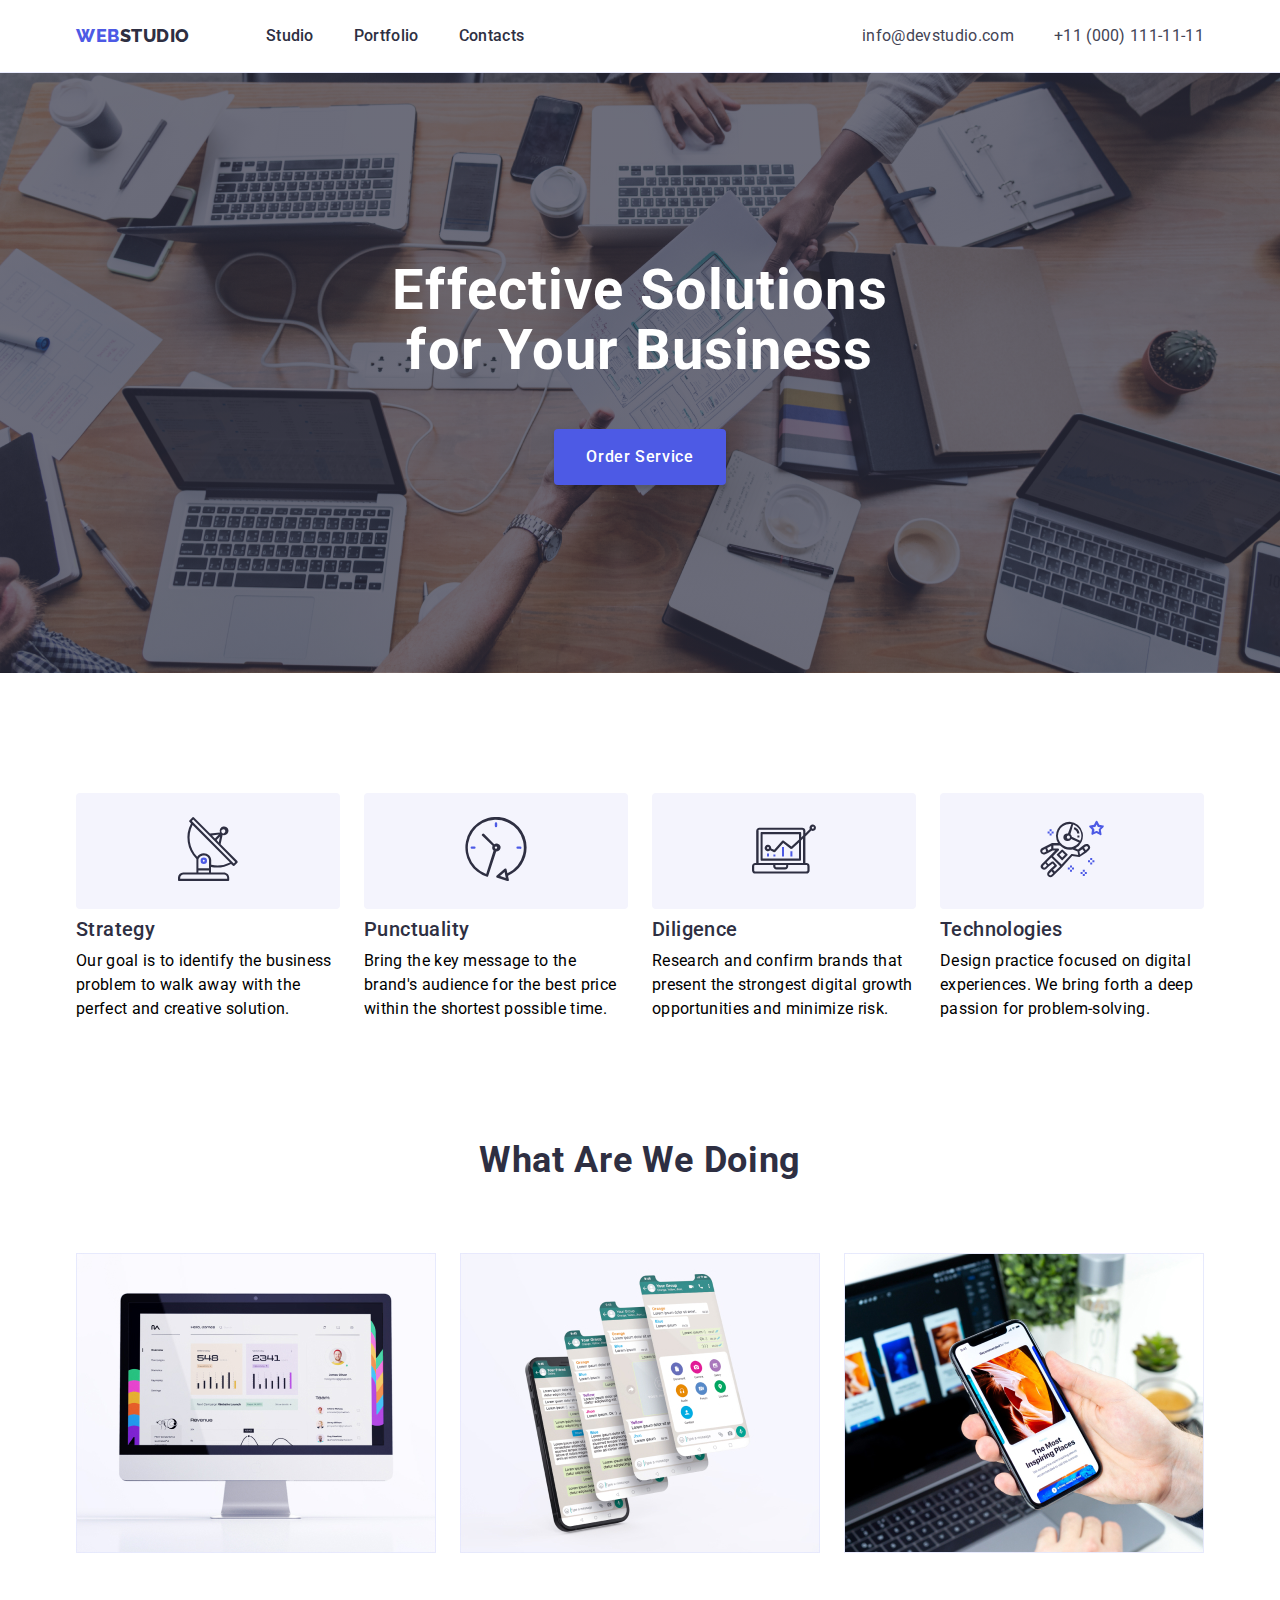
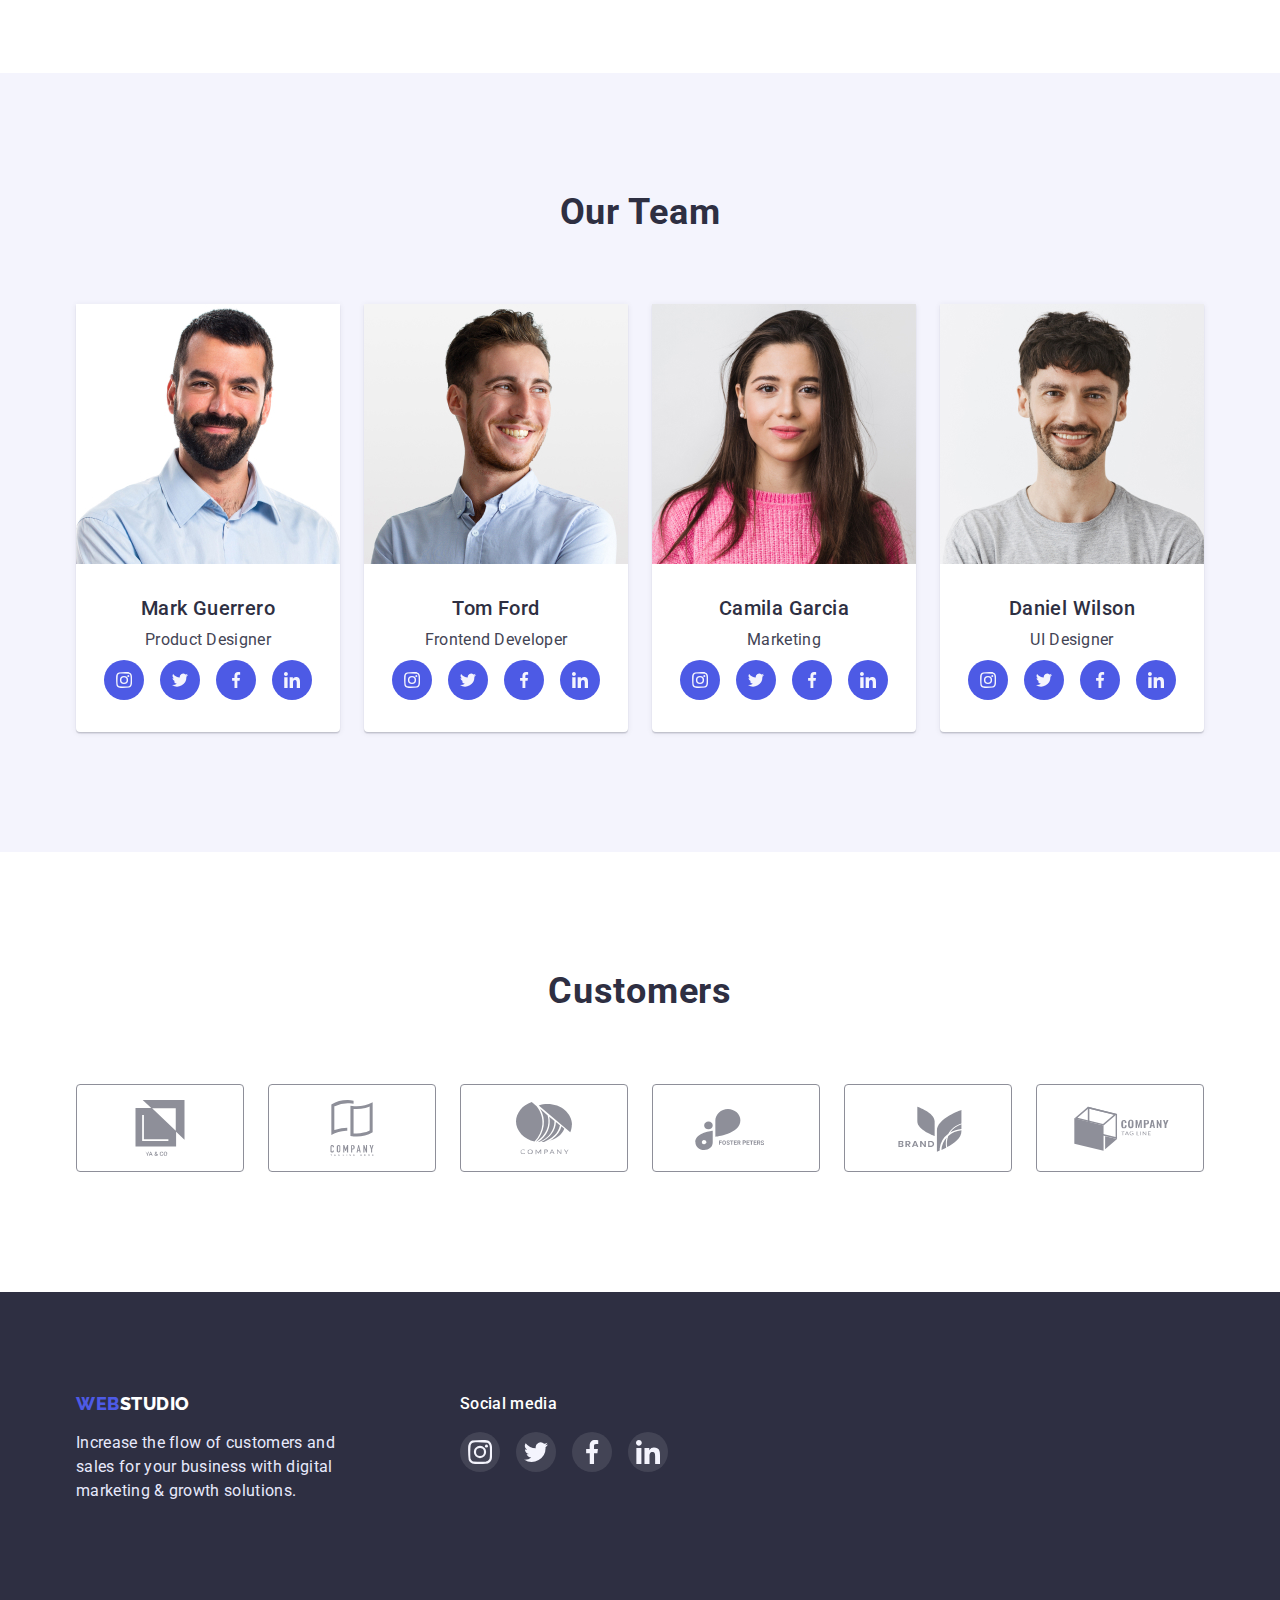
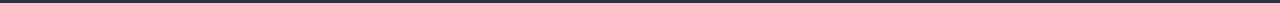
<file: index.html>
<!DOCTYPE html>
<html lang="en">
<head>
    <meta charset="UTF-8">
    <meta http-equiv="X-UA-Compatible" content="IE=edge">
    <meta name="viewport" content="width=device-width, initial-scale=1.0">
    <title>Web Studio | Home Page</title>
    <link rel="stylesheet" href="https://cdn.jsdelivr.net/npm/modern-normalize@1.1.0/modern-normalize.css">
    <link rel="stylesheet" href="./css/styles.css">
    <link rel="preconnect" href="https://fonts.googleapis.com">
    <link rel="preconnect" href="https://fonts.gstatic.com" crossorigin>
    <link href="https://fonts.googleapis.com/css2?family=Raleway:wght@800&family=Roboto:wght@400;500;700;900&display=swap" rel="stylesheet">
</head>
<body>
    
         <header class="header">
            <div class="container page-header-container">
                <nav class="nav-bar">
                    <a class="logo-link" href="./index.html">
                        <span class="web-text">Web</span>Studio  
                    </a>
                    <ul class="list menu">
                        <li class="menu-item">
                            <a class="menu-item-link" href="">Studio</a>
                        </li>
                        <li class="menu-item">
                            <a class="menu-item-link" href="./portfolio.html">Portfolio</a>
                        </li>
                        <li class="menu-item">
                            <a class="menu-item-link" href="">Contacts</a>
                        </li>  
                    </ul>         
                </nav> 
                <address>
                    <ul class="list list-contacts">
                        <li class="list-contacts-item">
                            <a class="contact-link" href="mailto:info@devstudio.com">info@devstudio.com</a>  
                        </li>
                        <li class="list-contacts-item">
                            <a class="contact-link" href="tel:+110001111111">+11 (000) 111-11-11</a> 
                        </li>
                    </ul>
                </address>
            </div>
        </header>
    
        <main>
            <section class="hero-section">
                <h1 class="hero-title">Effective Solutions for Your Business</h1>
                <button class="order-btn" type="button">Order Service</button>
            </section>
    
            <section class="section advantages-section">
                <div class="container">
                    <ul class="list advantages">
                        <li class="advantages-item">
                            <div class="advantage-icon">
                                <svg class="icon" width="64" height="64">
                                    <use href="./images/icons.svg#icon-antenna"></use>
                                </svg>
                            </div>
                            <h3 class="advantage-title">Strategy</h3>
                            <p class="advantage-description">Our goal is to identify the business problem to walk away with the perfect and creative solution. </p>
                        </li>
                        <li class="advantages-item">
                            <div class="advantage-icon">
                                <svg class="icon" width="64" height="64">
                                    <use href="./images/icons.svg#icon-clock"></use>
                                </svg>
                            </div>
                            <h3 class="advantage-title">Punctuality</h3>
                            <p class="advantage-description">Bring the key message to the brand's audience for the best price within the shortest possible time.</p>
                        </li>
                        <li class="advantages-item">
                            <div class="advantage-icon">
                                <svg class="icon" width="64" height="64">
                                    <use href="./images/icons.svg#icon-diagram"></use>
                                </svg>
                            </div>
                            <h3 class="advantage-title">Diligence</h3>
                            <p class="advantage-description">Research and confirm brands that present the strongest digital growth opportunities and minimize risk.</p>
                        </li>
                        <li class="advantages-item">
                            <div class="advantage-icon">
                                <svg class="icon" width="64" height="64">
                                    <use href="./images/icons.svg#icon-astronaut"></use>
                                </svg>
                            </div>
                            <h3 class="advantage-title">Technologies</h3>
                            <p class="advantage-description">Design practice focused on digital experiences. We bring forth a deep passion for problem-solving.</p>
                        </li>
                    </ul>
                </div>
                
            </section>
    
            <section class="section">
                <div class="container">
                    <h2 class="section-title">What are we doing</h2>
                    <ul class="list doing-list">
                        <li class="doing-item">
                            <img src="./images/img1.jpg" alt="Screen on the table" width="360">  
                        </li>
                        <li>
                            <img src="./images/img2.jpg" alt="Many screens" width="360">
                        </li>
                        <li>
                            <img src="./images/img3.jpg" alt="Many screens" width="360">  
                        </li>
                    </ul>
                </div>
            </section>
    
            <section class="section team-section">
                <div class="container">
                    <h2 class="section-title">Our Team</h2>
                    <ul class="list employeers">
                        <li class="character-box">
                            <img src="./images/img4.jpg" alt="Profile picture" width="264" height="260">
                            <div class="character-info">
                                <h3 class="member-name">Mark Guerrero</h3>
                                <p class="member-status">Product Designer</p> 
                                <ul class="list social-list">
                                    <li>
                                        <a class="social-link" href="">
                                            <svg class="social-link-icon">
                                                <use href="./images/icons.svg#icon-instagram"></use>
                                            </svg>
                                        </a>
                                    </li>
                                    <li>
                                        <a class="social-link" href="">
                                            <svg class="social-link-icon">
                                                <use href="./images/icons.svg#icon-twitter"></use>
                                            </svg>
                                        </a>
                                    </li>
                                    <li>
                                        <a class="social-link" href="">
                                            <svg class="social-link-icon">
                                                <use href="./images/icons.svg#icon-facebook"></use>
                                            </svg>
                                        </a>
                                    </li>
                                    <li>
                                        <a class="social-link" href="">
                                            <svg class="social-link-icon">
                                                <use href="./images/icons.svg#icon-linkedin"></use>
                                            </svg>
                                        </a>
                                    </li>
                                </ul>  
                            </div>
                        </li>
        
                        <li class="character-box">
                            <img src="./images/img5.jpg" alt="Profile picture" width="264" height="260">
                            <div class="character-info">
                                <h3 class="member-name">Tom Ford</h3>
                                <p class="member-status">Frontend Developer</p>
                                <ul class="list social-list">
                                    <li>
                                        <a class="social-link" href="">
                                            <svg class="social-link-icon">
                                                <use href="./images/icons.svg#icon-instagram"></use>
                                            </svg>
                                        </a>
                                    </li>
                                    <li>
                                        <a class="social-link" href="">
                                            <svg class="social-link-icon">
                                                <use href="./images/icons.svg#icon-twitter"></use>
                                            </svg>
                                        </a>
                                    </li>
                                    <li>
                                        <a class="social-link" href="">
                                            <svg class="social-link-icon">
                                                <use href="./images/icons.svg#icon-facebook"></use>
                                            </svg>
                                        </a>
                                    </li>
                                    <li>
                                        <a class="social-link" href="">
                                            <svg class="social-link-icon">
                                                <use href="./images/icons.svg#icon-linkedin"></use>
                                            </svg>
                                        </a>
                                    </li>
                                </ul>   
                            </div>    
                        </li>
        
                        <li class="character-box">
                            <img src="./images/img6.jpg" alt="Profile picture" width="264" height="260">
                            <div class="character-info">
                                <h3 class="member-name">Camila Garcia</h3> 
                                <p class="member-status">Marketing</p>
                                <ul class="list social-list">
                                    <li>
                                        <a class="social-link" href="">
                                            <svg class="social-link-icon">
                                                <use href="./images/icons.svg#icon-instagram"></use>
                                            </svg>
                                        </a>
                                    </li>
                                    <li>
                                        <a class="social-link" href="">
                                            <svg class="social-link-icon">
                                                <use href="./images/icons.svg#icon-twitter"></use>
                                            </svg>
                                        </a>
                                    </li>
                                    <li>
                                        <a class="social-link" href="">
                                            <svg class="social-link-icon">
                                                <use href="./images/icons.svg#icon-facebook"></use>
                                            </svg>
                                        </a>
                                    </li>
                                    <li>
                                        <a class="social-link" href="">
                                            <svg class="social-link-icon">
                                                <use href="./images/icons.svg#icon-linkedin"></use>
                                            </svg>
                                        </a>
                                    </li>
                                </ul>    
                            </div>
                        </li>
        
                        <li class="character-box">
                            <img src="./images/img7.jpg" alt="Profile picture" width="264" height="260">
                            <div class="character-info">
                                <h3 class="member-name">Daniel Wilson</h3> 
                                <p class="member-status">UI Designer</p>
                                <ul class="list social-list">
                                    <li>
                                        <a class="social-link" href="">
                                            <svg class="social-link-icon">
                                                <use href="./images/icons.svg#icon-instagram"></use>
                                            </svg>
                                        </a>
                                    </li>
                                    <li>
                                        <a class="social-link" href="">
                                            <svg class="social-link-icon">
                                                <use href="./images/icons.svg#icon-twitter"></use>
                                            </svg>
                                        </a>
                                    </li>
                                    <li>
                                        <a class="social-link" href="">
                                            <svg class="social-link-icon">
                                                <use href="./images/icons.svg#icon-facebook"></use>
                                            </svg>
                                        </a>
                                    </li>
                                    <li>
                                        <a class="social-link" href="">
                                            <svg class="social-link-icon">
                                                <use href="./images/icons.svg#icon-linkedin"></use>
                                            </svg>
                                        </a>
                                    </li>
                                </ul>    
                            </div>
                        </li>
                    </ul>
                </div>
            </section>  
            
            <section class="section">
                <div class="container">
                    <h2 class="section-title">Customers</h2>
                    <ul class="list customers-list">
                        <li>
                            <a class="customer-icon-link" href="">
                                <svg class="customer-icon">
                                    <use href="./images/icons.svg#icon-customers-1"></use>
                                </svg>    
                            </a>
                        </li>
                        <li>
                            <a class="customer-icon-link" href="">
                                <svg class="customer-icon">
                                    <use href="./images/icons.svg#icon-customers-2"></use>
                                </svg>    
                            </a>
                        </li>
                        <li>
                            <a class="customer-icon-link" href="">
                                <svg class="customer-icon">
                                    <use href="./images/icons.svg#icon-customers-3"></use>
                                </svg>    
                            </a>
                        </li>
                        <li>
                            <a class="customer-icon-link" href="">
                                <svg class="customer-icon">
                                    <use href="./images/icons.svg#icon-customers-4"></use>
                                </svg>    
                            </a>
                        </li>
                        <li>
                            <a class="customer-icon-link" href="">
                                <svg class="customer-icon">
                                    <use href="./images/icons.svg#icon-customers-5"></use>
                                </svg>    
                            </a>
                        </li>
                        <li>
                            <a class="customer-icon-link" href="">
                                <svg class="customer-icon">
                                    <use href="./images/icons.svg#icon-customers-6"></use>
                                </svg>    
                            </a>
                        </li>
                    </ul>
                </div>
            </section>
        </main>
    
        <footer class="footer">
            <section class="container footer-section">
                <div>
                    <a class="logo-link-footer" href="./index.html">
                        <span class="web-text">Web</span>Studio  
                    </a>
                    <p class="footer-description">Increase the flow of customers and sales for your business with digital marketing &#38; growth solutions.</p>    
                </div>
                <div>
                    <p class="footer-social-text">Social media</p>
                    <ul class="list social-list">
                        <li>
                            <a class="footer-social-link" href="">
                                <svg class="footer-social-link-icon">
                                    <use href="./images/icons.svg#icon-instagram"></use>
                                </svg>
                            </a>
                        </li>
                        <li>
                            <a class="footer-social-link" href="">
                                <svg class="footer-social-link-icon">
                                    <use href="./images/icons.svg#icon-twitter"></use>
                                </svg>
                            </a>
                        </li>
                        <li>
                            <a class="footer-social-link" href="">
                                <svg class="footer-social-link-icon">
                                    <use href="./images/icons.svg#icon-facebook"></use>
                                </svg>
                            </a>
                        </li>
                        <li>
                            <a class="footer-social-link" href="">
                                <svg class="footer-social-link-icon">
                                    <use href="./images/icons.svg#icon-linkedin"></use>
                                </svg>
                            </a>
                        </li>
                    </ul> 
                </div>
            </section>
        </footer>

</body>
</html>
</file>
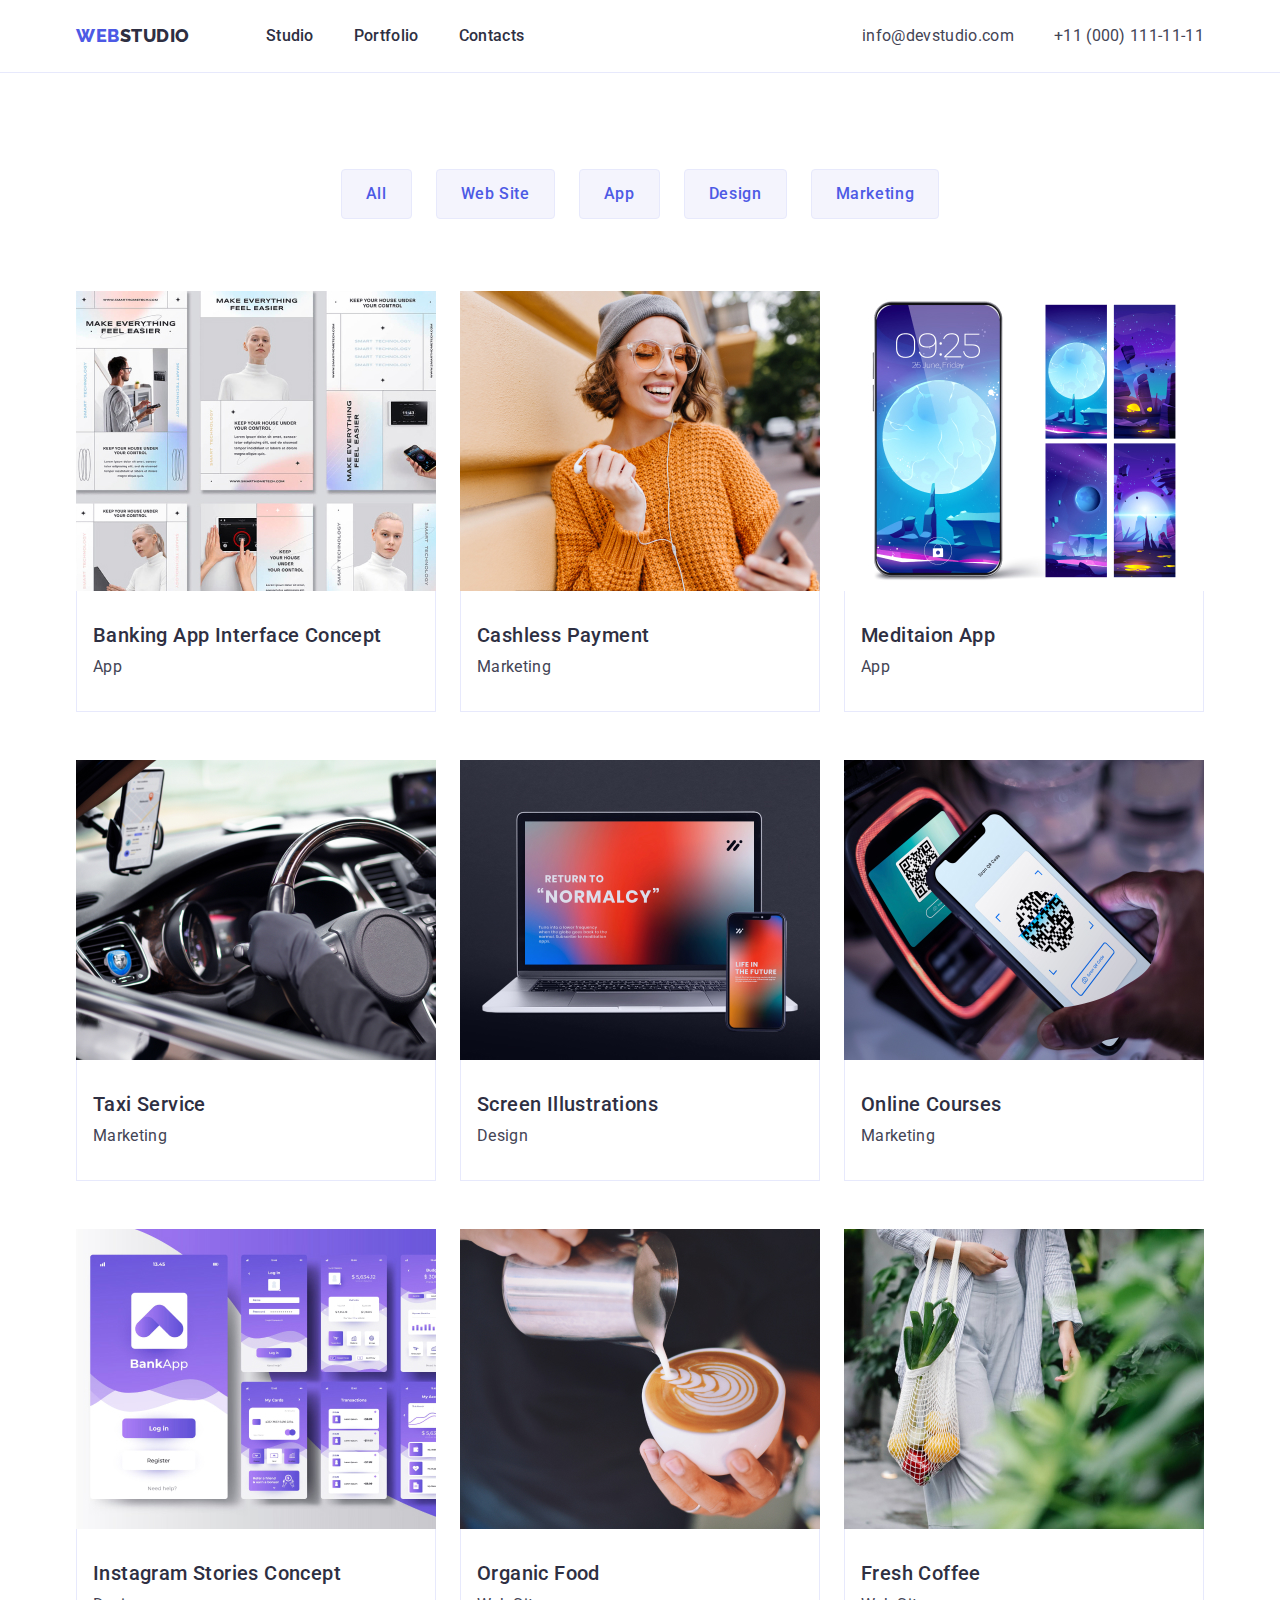
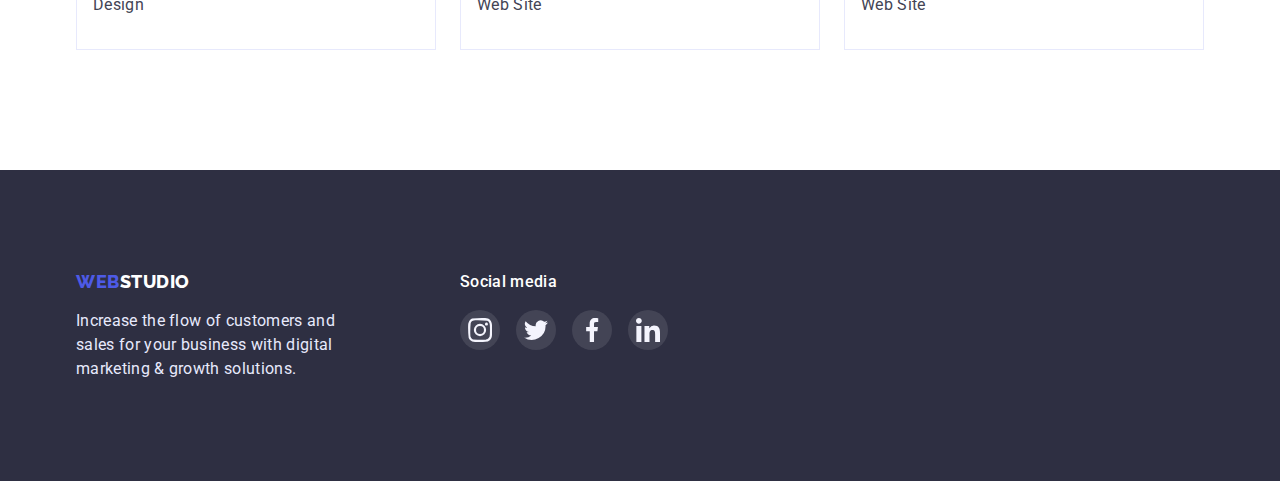
<file: portfolio.html>
<!DOCTYPE html>
<html lang="en">
<head>
    <meta charset="UTF-8">
    <meta http-equiv="X-UA-Compatible" content="IE=edge">
    <meta name="viewport" content="width=device-width, initial-scale=1.0">
    <title>Portfolio | Web Studio</title>
    <link rel="stylesheet" href="https://cdn.jsdelivr.net/npm/modern-normalize@1.1.0/modern-normalize.css">
    <link rel="stylesheet" href="./css/styles.css">
    <link rel="preconnect" href="https://fonts.googleapis.com">
    <link rel="preconnect" href="https://fonts.gstatic.com" crossorigin>
    <link href="https://fonts.googleapis.com/css2?family=Raleway:wght@800&family=Roboto:wght@400;500;700;900&display=swap" rel="stylesheet">
</head>
<body>

        <header class="header">
            <div class="container page-header-container">
                <nav class="nav-bar">
                    <a class="logo-link" href="./index.html">
                        <span class="web-text">Web</span>Studio  
                    </a>
                    <ul class="list menu">
                        <li class="menu-item">
                            <a class="menu-item-link" href="">Studio</a>
                        </li>
                        <li class="menu-item">
                            <a class="menu-item-link" href="./portfolio.html">Portfolio</a>
                        </li>
                        <li class="menu-item">
                            <a class="menu-item-link" href="">Contacts</a>
                        </li>  
                    </ul>         
                </nav> 
                <address>
                    <ul class="list list-contacts">
                        <li class="list-contacts-item">
                            <a class="contact-link" href="mailto:info@devstudio.com">info@devstudio.com</a>  
                        </li>
                        <li class="list-contacts-item">
                            <a class="contact-link" href="tel:+110001111111">+11 (000) 111-11-11</a> 
                        </li>
                    </ul>
                </address>
            </div>
        </header>
    
        <main>
            <section class="portfolio-section">
                <div class="container">    
                    <ul class="buttons list">
                        <li>
                            <button class="button" type="button">All</button>
                        </li>
                        <li>
                            <button class="button" type="button">Web Site</button>
                        </li>
                        <li>
                            <button class="button" type="button">App</button>
                        </li>
                        <li>
                            <button class="button" type="button">Design</button>
                        </li>
                        <li>
                            <button class="button" type="button">Marketing</button>
                        </li>
                    </ul>
        
                    <ul class="list portfolio-items">
                        <li class="item-block">
                            <img src="./images/portfolio1.jpg" alt="Some Description" width="360">
                            <div class="image-info">
                                <h3 class="work-name">Banking App Interface Concept</h3>
                                <p class="work-status">App</p>
                            </div>
                            
                        </li>
                        <li class="item-block">
                            <img src="./images/portfolio2.jpg" alt="Some Description" width="360">
                            <div class="image-info">
                                <h3 class="work-name">Cashless Payment</h3>
                                <p class="work-status">Marketing</p>
                            </div>
                            
                        </li>
                        <li class="item-block">
                            <img src="./images/portfolio3.jpg" alt="Some Description" width="360">
                            <div class="image-info">
                                <h3 class="work-name">Meditaion App</h3>
                                <p class="work-status">App</p>
                            </div> 
                        </li>
                        <li class="item-block">
                            <img src="./images/portfolio4.jpg" alt="Some Description" width="360">
                            <div class="image-info">
                                <h3 class="work-name">Taxi Service</h3>
                                <p class="work-status">Marketing</p>
                            </div>                        
                        </li>
                        <li class="item-block">
                            <img src="./images/portfolio5.jpg" alt="Some Description" width="360">
                            <div class="image-info">
                                <h3 class="work-name">Screen Illustrations</h3>
                                <p class="work-status">Design</p>
                            </div>
                        </li>
                        <li class="item-block">
                            <img src="./images/portfolio6.jpg" alt="Some Description" width="360">
                            <div class="image-info">
                                <h3 class="work-name">Online Courses</h3>
                                <p class="work-status">Marketing</p>
                            </div>                        
                        </li>
                        <li class="item-block">
                            <img src="./images/portfolio7.jpg" alt="Some Description" width="360">
                            <div class="image-info">
                                <h3 class="work-name">Instagram Stories Concept</h3>
                                <p class="work-status">Design</p>
                            </div>                        
                        </li>
                        <li class="item-block">
                            <img src="./images/portfolio8.jpg" alt="Some Description" width="360">
                            <div class="image-info">
                               <h3 class="work-name">Organic Food</h3>
                                <p class="work-status">Web Site</p> 
                            </div>                        
                        </li>
                        <li class="item-block">
                            <img src="./images/portfolio9.jpg" alt="Some Description" width="360">
                            <div class="image-info">
                                <h3 class="work-name">Fresh Coffee</h3>
                                <p class="work-status">Web Site</p>
                            </div>                        
                        </li>
                    </ul>
                </div>   
            </section>
        </main>
        
        <footer class="footer">
            <section class="container footer-section">
                <div>
                    <a class="logo-link-footer" href="./index.html">
                        <span class="web-text">Web</span>Studio  
                    </a>
                    <p class="footer-description">Increase the flow of customers and sales for your business with digital marketing &#38; growth solutions.</p>    
                </div>
                <div>
                    <p class="footer-social-text">Social media</p>
                    <ul class="list social-list">
                        <li>
                            <a class="footer-social-link" href="">
                                <svg class="footer-social-link-icon">
                                    <use href="./images/icons.svg#icon-instagram"></use>
                                </svg>
                            </a>
                        </li>
                        <li>
                            <a class="footer-social-link" href="">
                                <svg class="footer-social-link-icon">
                                    <use href="./images/icons.svg#icon-twitter"></use>
                                </svg>
                            </a>
                        </li>
                        <li>
                            <a class="footer-social-link" href="">
                                <svg class="footer-social-link-icon">
                                    <use href="./images/icons.svg#icon-facebook"></use>
                                </svg>
                            </a>
                        </li>
                        <li>
                            <a class="footer-social-link" href="">
                                <svg class="footer-social-link-icon">
                                    <use href="./images/icons.svg#icon-linkedin"></use>
                                </svg>
                            </a>
                        </li>
                    </ul> 
                </div>
            </section>
        </footer>
        
</body>
</html>
</file>
<file: css/styles.css>
/* ========================== GENERAL SETTINGS ========================== */

:root {
    --iris: #4D5AE5;
    --ocean: #404BBF;
    --navy-blue: #2E2F42;
    --green: #31D0AA;
    --slate: #434455;
    --light-slate: #8E8F99;
    --cornflower: #E7E9FC;
    --cloud: #F4F4FD;
    --navy-blue-modal: #2E2F42;
    --grey: #2E2F42;
    
    --primary-font: 'Roboto', sans-serif;
    --secondary-font: 'Raleway', sans-serif;
}

h1, 
h2, 
h3, 
h4 {
    margin-top: 0;
    margin-bottom: 0;
}

ol,
ul,
p {
    margin-top: 0;
    margin-bottom: 0;
    padding-left: 0;
}

a {
    text-decoration: none;
}

img {
    display: block;
}

button {
    cursor: pointer;
}

.list {
    list-style: none;
}

body {
    font-family: var(--primary-font);
}

.container {
    width: 1158px;
    margin-right: auto;
    margin-left: auto;
    padding-right: 15px;
    padding-left: 15px;
}

.section {
    padding-top: 120px;
    padding-bottom: 120px;
}

.section-title {
    font-weight: 700;
    font-size: 36px;
    line-height: 1.1;
    text-align: center;
    letter-spacing: 0.02em;
    text-transform: capitalize;
    color: var(--navy-blue);
    margin-bottom: 72px;
}

/* ========================== HEADER ========================== */

.header {
    padding-top: 24px;
    padding-bottom: 24px;
    border-bottom: 1px solid var(--cornflower);
}

.page-header-container {
    display: flex;
    align-items: center;
    justify-content: space-between;
}

.nav-bar {
    display: flex;
    align-items: center;
}

.menu {
    display: flex;
    align-items: center;
}

.list-contacts {
    display: flex;
    align-items: center;
}

.logo-link {
    margin-right: 76px;
    font-family: var(--secondary-font);
    font-weight: 800;
    font-size: 18px;
    line-height: 1.3;
    display: flex;
    align-items: center;
    letter-spacing: 0.03em;
    text-transform: uppercase;
    color: var(--navy-blue);
}

.web-text {
    color: var(--iris);
}

.menu-item:not(:last-child) {
    margin-right: 40px;
}

.menu-item-link {
    font-weight: 500;
    font-size: 16px;
    line-height: 1.5;
    letter-spacing: 0.02em;
    color: var(--navy-blue);
}

.menu-item-link:hover,
.menu-item-link:focus {
    color: var(--ocean);
}

.list-contacts-item:first-child {
    margin-right: 40px;
}

.contact-link {
    font-style: normal;
    font-weight: 400;
    font-size: 16px;
    line-height: 1.5;
    letter-spacing: 0.02em;
    color: var(--slate);
}

.contact-link:hover,
.contact-link:focus {
    color: var(--ocean);
}


/* ========================== HERO SECTION ========================== */

.hero-section {
    padding-top: 188px;
    padding-bottom: 188px;
    display: flex;
    flex-direction: column;
    align-items: center;
    background-color: var(--navy-blue);
    background-image: linear-gradient(rgba(46, 47, 66, 0.7), rgba(46, 47, 66, 0.7)), url('../images/hero-bg.jpg');
    background-position: center;
    background-size: cover;
}
.hero-title {
    width: 500px;
    font-weight: 700;
    font-size: 56px;
    line-height: 1.07;
    text-align: center;
    letter-spacing: 0.02em;
    color: #fff;
    margin-bottom: 48px;
}

.order-btn {
    font-family: var(--primary-font);
    font-style: normal;
    font-weight: 500;
    font-size: 16px;
    line-height: 1.5;
    display: flex;
    align-items: center;
    letter-spacing: 0.04em;
    color: #fff;
    padding: 16px 32px;
    background: var(--iris);
    box-shadow: 0px 4px 4px rgba(0, 0, 0, 0.15);
    border: none;
    border-radius: 4px;
}

.order-btn:hover,
.order-btn:focus {
    background-color: var(--ocean);
}


/* ========================== ADVANTAGES SECTION ========================== */

.advantage-icon {
    background-color: var(--cloud);
    border-radius: 4px;
    padding: 24px 100px;
    margin-bottom: 8px;
}

.icon {
    fill: var(--navy-blue);
}

.advantages {
    display: flex;
    justify-content: space-between;
}

.advantages-section {
    padding-bottom: 0px;
}

.advantages-item {
    width: 264px;
}

.advantage-title {
    margin-bottom: 8px;
    font-weight: 500;
    font-size: 20px;
    line-height: 1.2;
    letter-spacing: 0.02em;
    color: var(--navy-blue);
}

.advantage-description {
    font-weight: 400;
    font-size: 16px;
    line-height: 1.5;
    letter-spacing: 0.02em;
}


/* ========================== WHAT ARE WE DOING SECTION ========================== */

.doing-list {
    display: flex;
    gap: 24px;
}

.doing-item {
    width: calc((100% - 48px) / 3);
}


/* ========================== OUR TEAM SECTION ========================== */

.team-section {
    background-color: var(--cloud);
}

.employeers {
    display: flex;
    gap: 24px;
}

.character-box {
    background: #fff;
    box-shadow: 0px 1px 6px rgba(46, 47, 66, 0.08), 
                0px 1px 1px rgba(46, 47, 66, 0.16), 
                0px 2px 1px rgba(46, 47, 66, 0.08);
    border-radius: 0px 0px 4px 4px;
}

.character-info {
    padding: 32px 16px;
}

.member-name {
    font-weight: 500;
    font-size: 20px;
    line-height: 1.2;
    text-align: center;
    letter-spacing: 0.02em;
    color: var(--navy-blue);
    margin-bottom: 8px;
}

.member-status {
    font-weight: 400;
    font-size: 16px;
    line-height: 1.5;
    text-align: center;
    letter-spacing: 0.02em;
    color: var(--slate);
    margin-bottom: 8px;
}

.social-link {
    display: flex;
    justify-content: center;
    align-items: center;
    background-color: var(--iris);
    width: 40px;
    height: 40px;
    border-radius: 50%;
}

.social-link:hover,
.social-link:focus {
    background-color: var(--ocean);
}

.social-link-icon {
    fill: var(--cloud);
    width: 16px;
    height: 16px;
}

.social-list {
    display: flex;
    justify-content: center;
    align-items: center;
    gap: 16px;
}



/* ========================== CUSTOMERS SECTION ========================== */

.customers-list {
    display: flex;
    gap: 24px;
}

.customer-icon-link {
    display: flex;
    justify-content: center;
    align-items: center;
    border: 1px solid var(--light-slate);
    border-radius: 4px;
    width: 168px;
    height: 88px;
}

.customer-icon-link:hover,
.customer-icon-link:focus {
    border-color: var(--ocean);
}

.customer-icon-link:hover .customer-icon,
.customer-icon-link:focus .customer-icon {
    fill: var(--ocean);
}

.customer-icon {
    width: 104px;
    height: 56px;
    fill: var(--light-slate);
}



/* ========================== FOOTER ========================== */

.footer-section {
    display: flex;
    gap: 120px;
    align-items: flex-start;
}

.footer {
    background-color: var(--navy-blue);
    padding-top: 100px;
    padding-bottom: 100px;
}

.logo-link-footer {
    margin-right: 76px;
    font-family: var(--secondary-font);
    font-weight: 800;
    font-size: 18px;
    line-height: 1.3;
    display: flex;
    align-items: center;
    letter-spacing: 0.03em;
    text-transform: uppercase;
    color: #fff;
    margin-bottom: 16px;
}

.footer-description {
    font-weight: 400;
    font-size: 16px;
    line-height: 1.5;
    letter-spacing: 0.02em;
    color: var(--cornflower);
    width: 264px;
}

.footer-social-text {
    font-weight: 500;
    font-size: 16px;
    line-height: 1.5;
    letter-spacing: 0.02em;
    color: #FFFFFF;
    margin-bottom: 16px;    
}

.footer-social-link {
    background-color: rgba(255, 255, 255, 0.1);
    width: 40px;
    height: 40px;
    display: flex;
    justify-content: center;
    align-items: center;
    border-radius: 50%;
}

.footer-social-link-icon {
    width: 24px;
    height: 24px;
    fill: var(--cloud);
}

.footer-social-link:hover,
.footer-social-link:focus {
    background-color: var(--green);
}


/* ========================== PORTFOLIO PAGE ========================== */

.portfolio-section {
    padding-top: 96px;
    padding-bottom: 120px;
}

.buttons {
    display: flex;
    gap: 24px;
    justify-content: center;
    align-items: center;
    margin-bottom: 72px;
}

.button {
    font-family: var(--primary-font);
    font-style: normal;
    font-weight: 500;
    font-size: 16px;
    line-height: 1.5;
    display: flex;
    align-items: center;
    text-align: center;
    letter-spacing: 0.04em;
    color: var(--iris);
    border: 1px solid var(--cornflower);
    border-radius: 4px;
    background-color: var(--cloud);
    padding: 12px 24px;
}

.button:hover,
.button:focus {
    color: #fff;
    background-color: var(--ocean);
    box-shadow: 0px 3px 1px rgba(0, 0, 0, 0.1), 
                0px 2px 1px rgba(0, 0, 0, 0.08), 
                0px 2px 2px rgba(0, 0, 0, 0.12);
    border-color: transparent;
}

.item-block {
    width: calc((100% - 24px * 2) / 3);
}

.item-block:hover {
    cursor: pointer;
    box-shadow: 0px 1px 6px rgba(46, 47, 66, 0.08), 
                0px 1px 1px rgba(46, 47, 66, 0.16), 
                0px 2px 1px rgba(46, 47, 66, 0.08);
}

.portfolio-items {
    display: flex;
    flex-wrap: wrap;
    column-gap: 24px;
    row-gap: 48px;
}

.image-info {
    padding: 32px 16px;
    border: 1px solid var(--cornflower);
    border-top: none;
}

.work-name {
    font-weight: 500;
    font-size: 20px;
    line-height: 1.2;
    letter-spacing: 0.02em;
    color: var(--navy-blue);
    margin-bottom: 8px;
}

.work-status {
    font-weight: 400;
    font-size: 16px;
    line-height: 1.5;
    letter-spacing: 0.02em;
    color: var(--slate);
}
</file>
